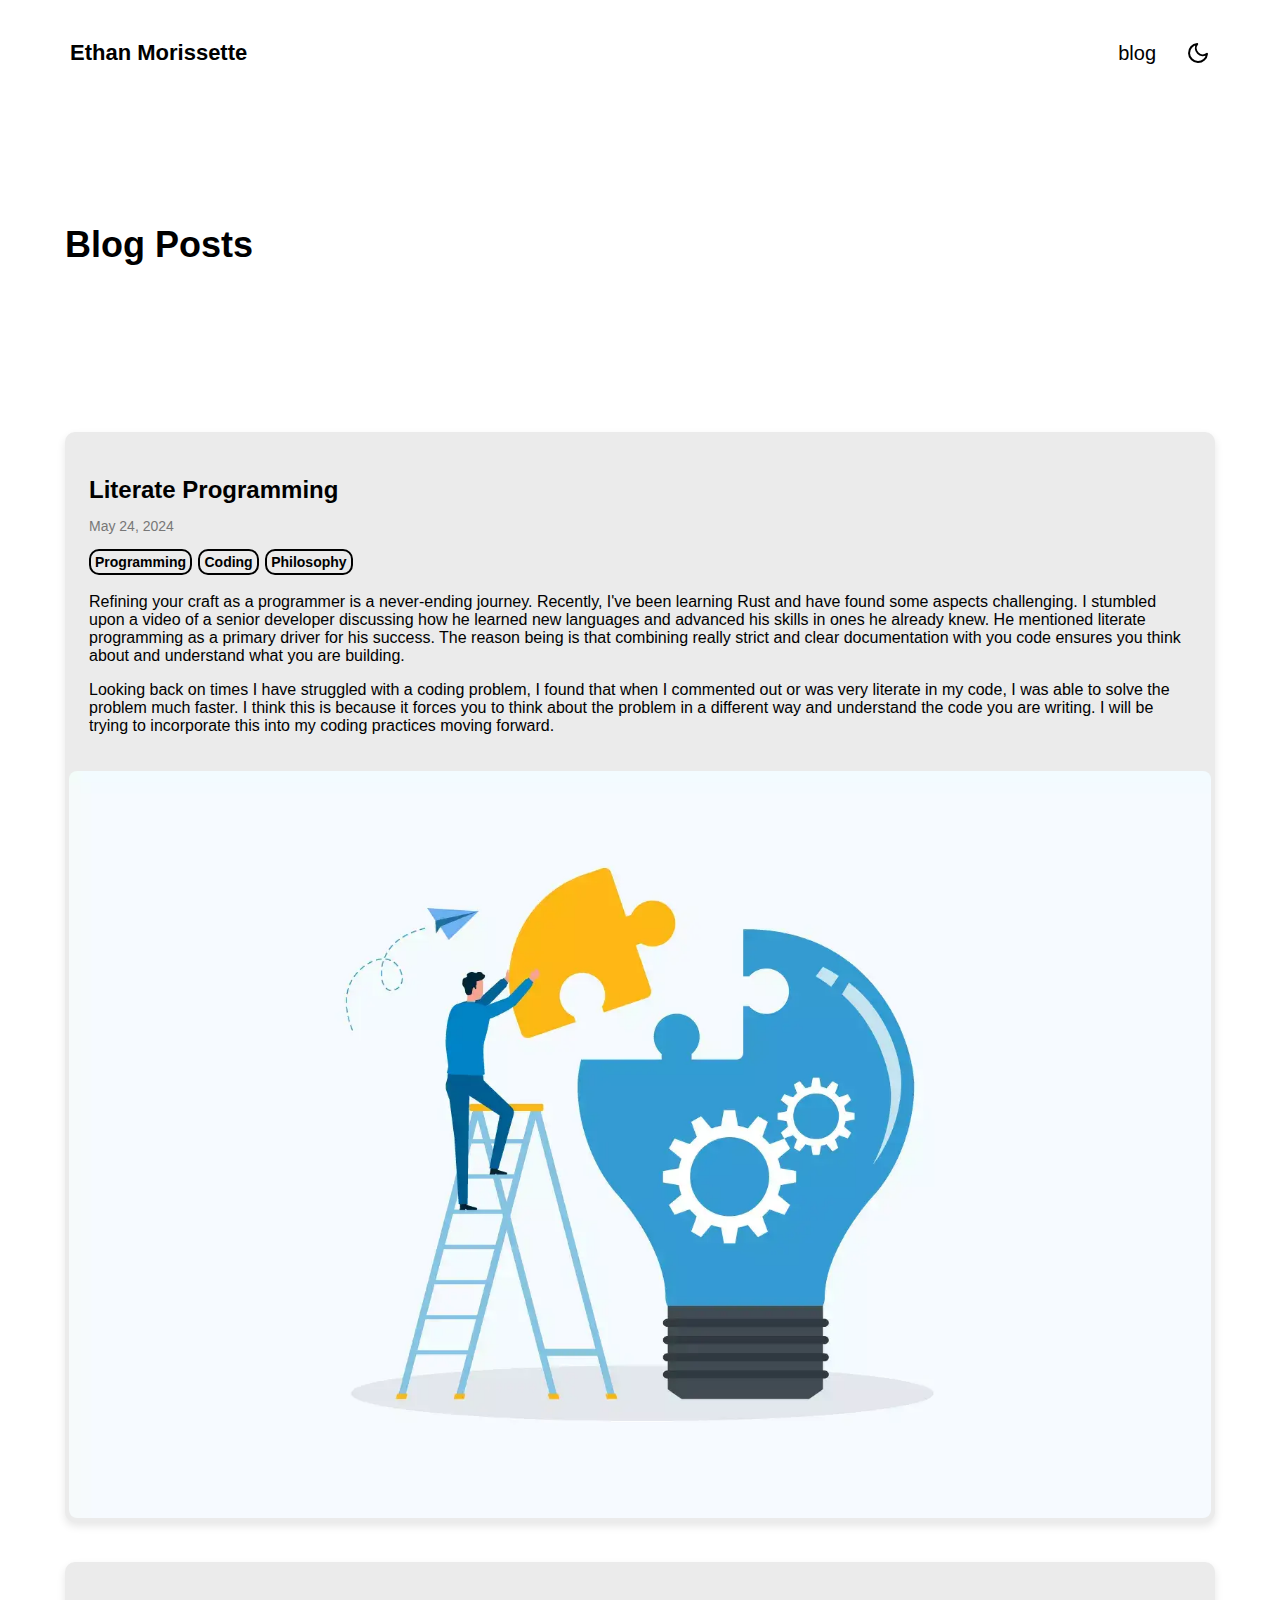
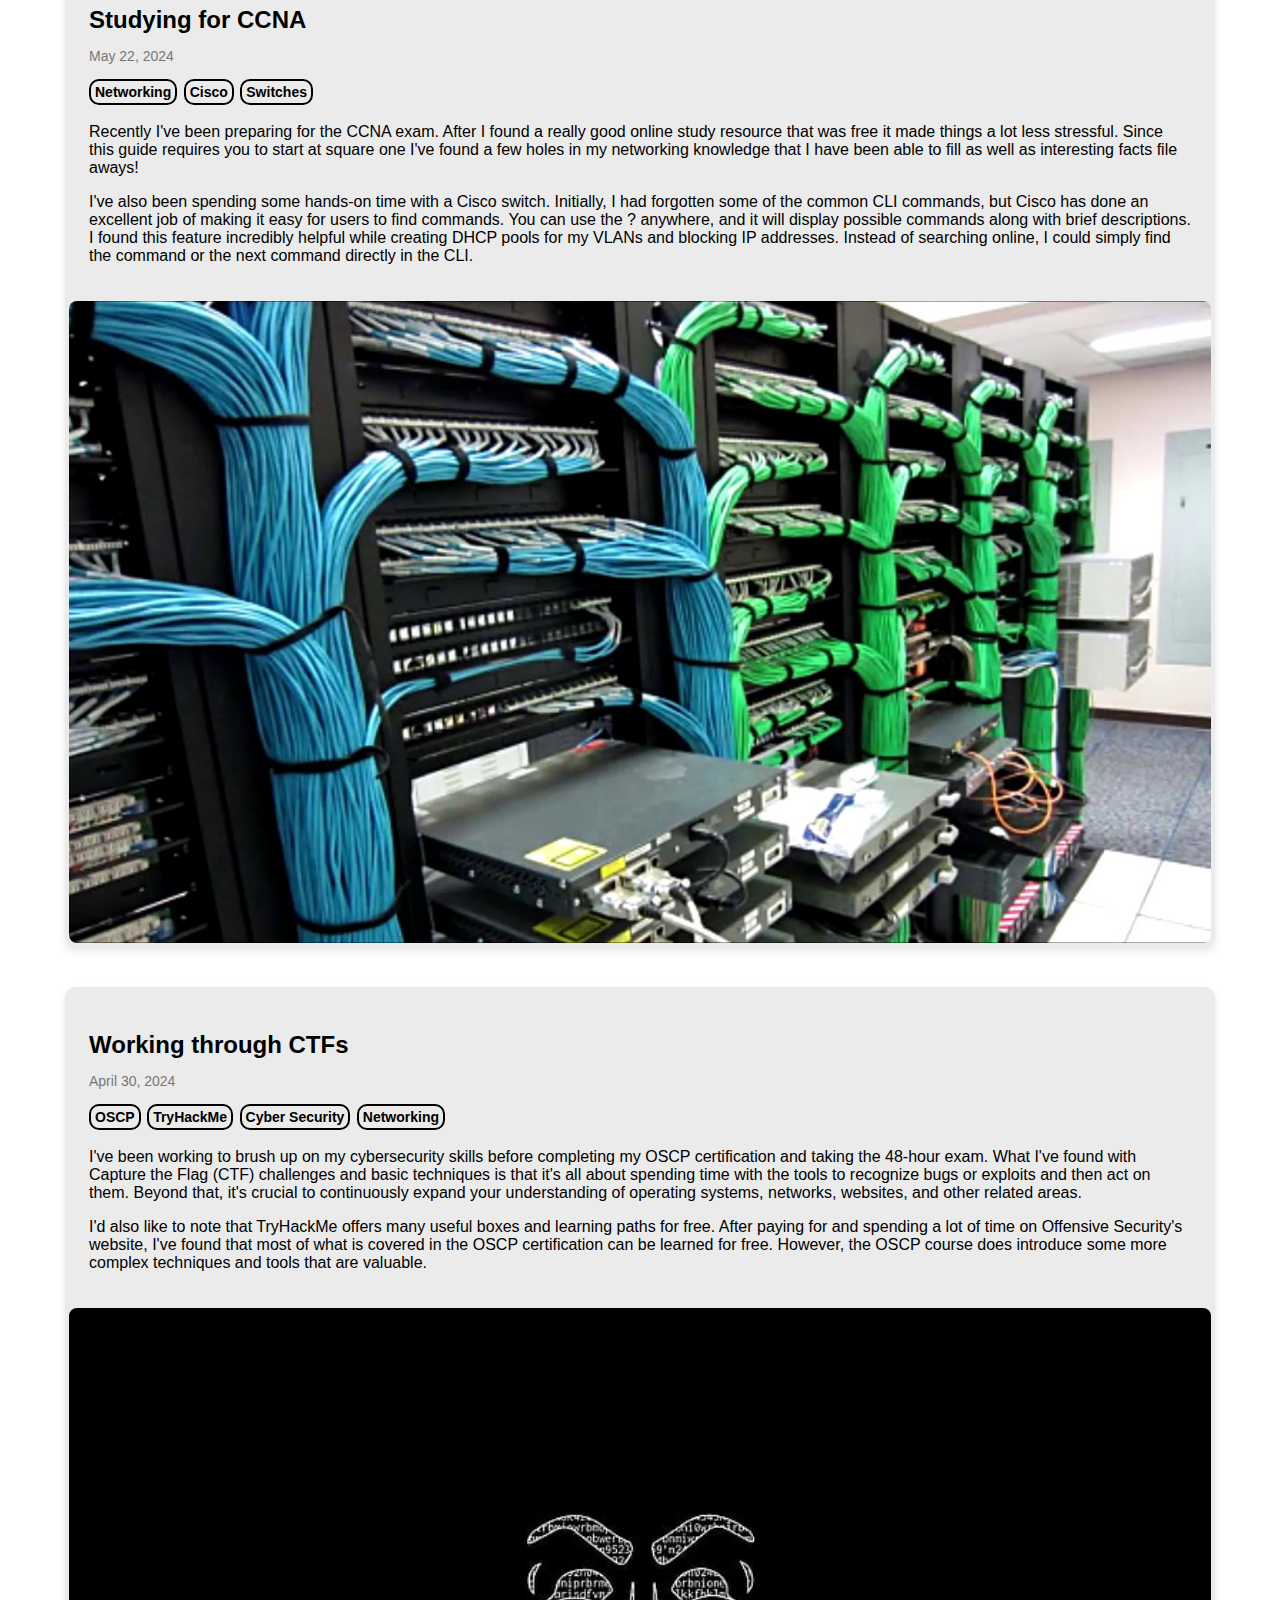
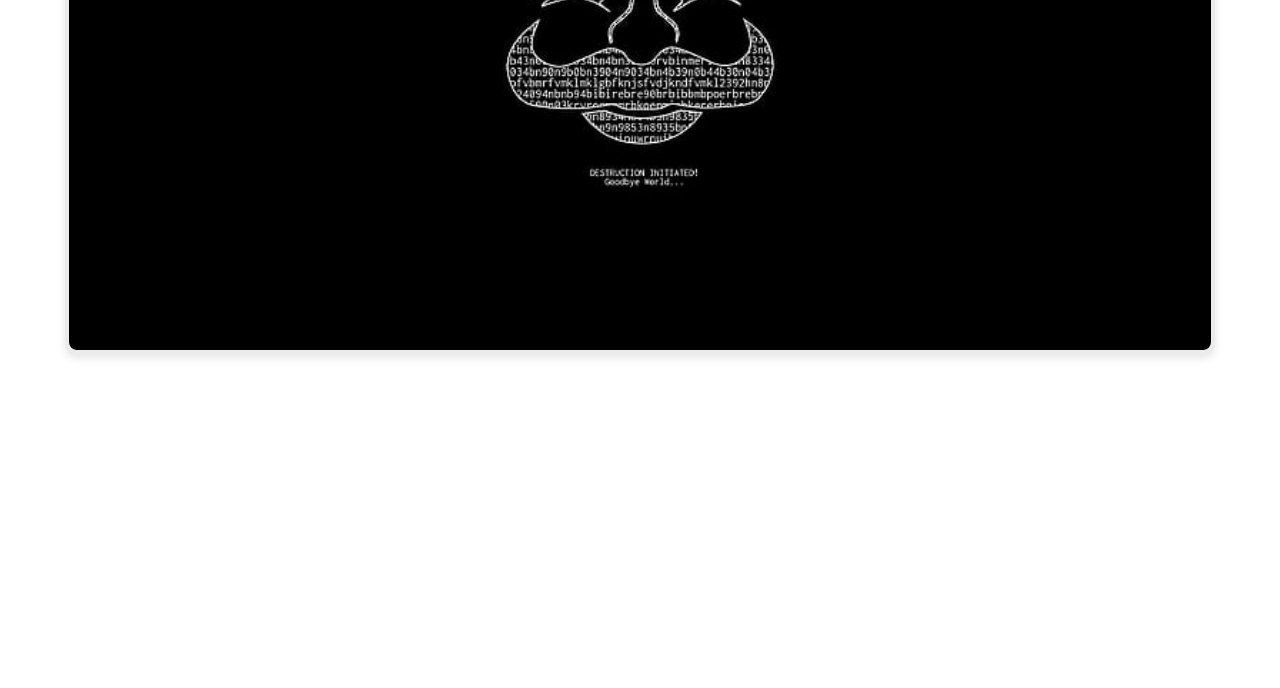
<file: blog.html>
<!DOCTYPE html>
<html lang="en">

<head>
  <meta charset="utf-8">
  <link rel="icon" href="./assets/icons/coffee.svg" />
  <title>blog</title>
  <meta name="description" content="A portfolio blog page">
  <meta name="viewport" content="width=device-width, initial-scale=1" />

  <link rel="stylesheet" href="./css/layout.css">
  <link rel="stylesheet" href="./css/dark-theme.css">
  <link rel="stylesheet" href="./css/typography.css">
  <link rel="stylesheet" href="./css/utilities.css">

  <script defer src="./js/common.js"></script>
  <script defer src="./js/animate.js"></script>
  <script defer src="./js/backToTop.js"></script>
</head>

<body>
  <!-- NAVBAR -->
  <div class="navbar">
    <a class="nav-title-link" href="./index.html">
      <span class="nav-title">Ethan Morissette</span>
    </a>
    <div class="nav-right">
      <a class="nav-title-link" href="./blog.html">
        <span class="nav-blog">blog</span>
      </a>
      <button id="theme-toggle">
        <img id="sun-icon" class="theme-icon" alt="Day Mode">
        <img id="moon-icon" class="theme-icon" alt="Night Mode" style="display: none;">
      </button>
    </div>
  </div>

  <!-- MAIN PAGE CONTENT -->
  <div id="main-content" class="blog-main-content">
    <h1 class="blog-heading">Blog Posts</h1>
    <div class="blog-container">
      <div class="blog-card">
        <div class="blog-card-content">
          <h2 class="blog-card-title">Literate Programming</h2>
          <p class="blog-card-datetime">May 24, 2024</p>
          <div class="tags">
            <a href="#" class="tag-blog"><span class="button-text">Programming</span></a>
            <a href="#" class="tag-blog"><span class="button-text">Coding</span></a>
            <a href="#" class="tag-blog"><span class="button-text">Philosophy</span></a>
          </div>
          <p class="blog-card-description">Refining your craft as a programmer is a never-ending journey. Recently, I've
            been learning Rust and have found some aspects challenging. I stumbled upon a video of a senior developer
            discussing how he learned new languages and advanced his skills in ones he already knew. He mentioned
            literate programming as a primary driver for his success. The reason being is that combining really strict
            and clear documentation with you code
            ensures you think about and understand what you are building.</p>
          </p>
          <p class="blog-card-description">Looking back on times I have struggled with a coding problem, I found that
            when I commented out or was very literate in
            my code, I was able to solve the problem much faster. I think this is because it forces you to think about
            the problem in a different way and
            understand the code you are writing. I will be trying to incorporate this into my coding practices moving
            forward.</p>
          </p>
        </div>
        <img src="./assets/images/thinking.webp" alt="Blog Image 1" class="blog-card-image">
      </div>
      <div class="blog-card">
        <div class="blog-card-content">
          <h2 class="blog-card-title">Studying for CCNA</h2>
          <p class="blog-card-datetime">May 22, 2024</p>
          <div class="tags">
            <a href="#" class="tag-blog"><span class="button-text">Networking</span></a>
            <a href="#" class="tag-blog"><span class="button-text">Cisco</span></a>
            <a href="#" class="tag-blog"><span class="button-text">Switches</span></a>
          </div>
          <p class="blog-card-description">Recently I've been preparing for the CCNA exam. After I found a really good
            online study resource that was free it made things a lot less stressful. Since this guide requires you to
            start at square one I've found a few holes in my networking knowledge that I have been able to fill as well
            as interesting facts file aways!
          </p>
          <p class="blog-card-description">I've also been spending some hands-on time with a Cisco switch. Initially, I
            had forgotten some of the common CLI commands, but Cisco has done an excellent job of making it easy for
            users to find commands. You can use the ? anywhere, and it will display possible commands along with brief
            descriptions. I found this feature incredibly helpful while creating DHCP pools for my VLANs and blocking IP
            addresses. Instead of searching online, I could simply find the command or the next command directly in the
            CLI.
          </p>
        </div>
        <img src="./assets/images/cables.png" alt="Blog Image 1" class="blog-card-image">
      </div>
      <div class="blog-card">
        <div class="blog-card-content">
          <h2 class="blog-card-title">Working through CTFs</h2>
          <p class="blog-card-datetime">April 30, 2024</p>
          <div class="tags">
            <a href="#" class="tag-blog"><span class="button-text">OSCP</span></a>
            <a href="#" class="tag-blog"><span class="button-text">TryHackMe</span></a>
            <a href="#" class="tag-blog"><span class="button-text">Cyber Security</span></a>
            <a href="#" class="tag-blog"><span class="button-text">Networking</span></a>
          </div>
          <p class="blog-card-description">I've been working to brush up on my cybersecurity skills before completing my
            OSCP certification and taking the 48-hour exam. What I've found with Capture the Flag (CTF) challenges and
            basic techniques is that it's all about spending time with the tools to recognize bugs or exploits and then
            act on them. Beyond that, it's crucial to continuously expand your understanding of operating systems,
            networks, websites, and other related areas.</p>
          <p class="blog-card-description">I'd also like to note that TryHackMe offers many useful boxes and learning paths for free. After paying for and spending a lot of time on Offensive Security's website, I've found that most of what is covered in the OSCP certification can be learned for free. However, the OSCP course does introduce some more complex techniques and tools that are valuable.</p>
        </div>
        <img src="./assets/images/mrRobot.png" alt="Blog Image 1" class="blog-card-image">
      </div>
      <!-- Add more blog cards as needed -->
    </div>
  </div>

  <button id="back-to-top"><img src="./assets/icons/arrow-up.svg" class="arrow-up" /></button>

  <!-- FOOTER -->
  <div id="footer">
    <a class="icon-link" target="_blank" href="https://www.linkedin.com/in/ethan-morissette-a478a1192">
      <img src="./assets/icons/linkedin.svg" class="footer-icon" data-icon="linkedin" />
    </a>

    <a class="icon-link" target="_blank" href="https://github.com/EthanM97">
      <img src="./assets/icons/github.svg" class="footer-icon" data-icon="github" />
    </a>

    <a class="icon-link" href="mailto:ethan.morissette@gmail.com">
      <img src="./assets/icons/mail.svg" class="footer-icon" data-icon="mail" />
    </a>
  </div>
</body>
</html>
</file>
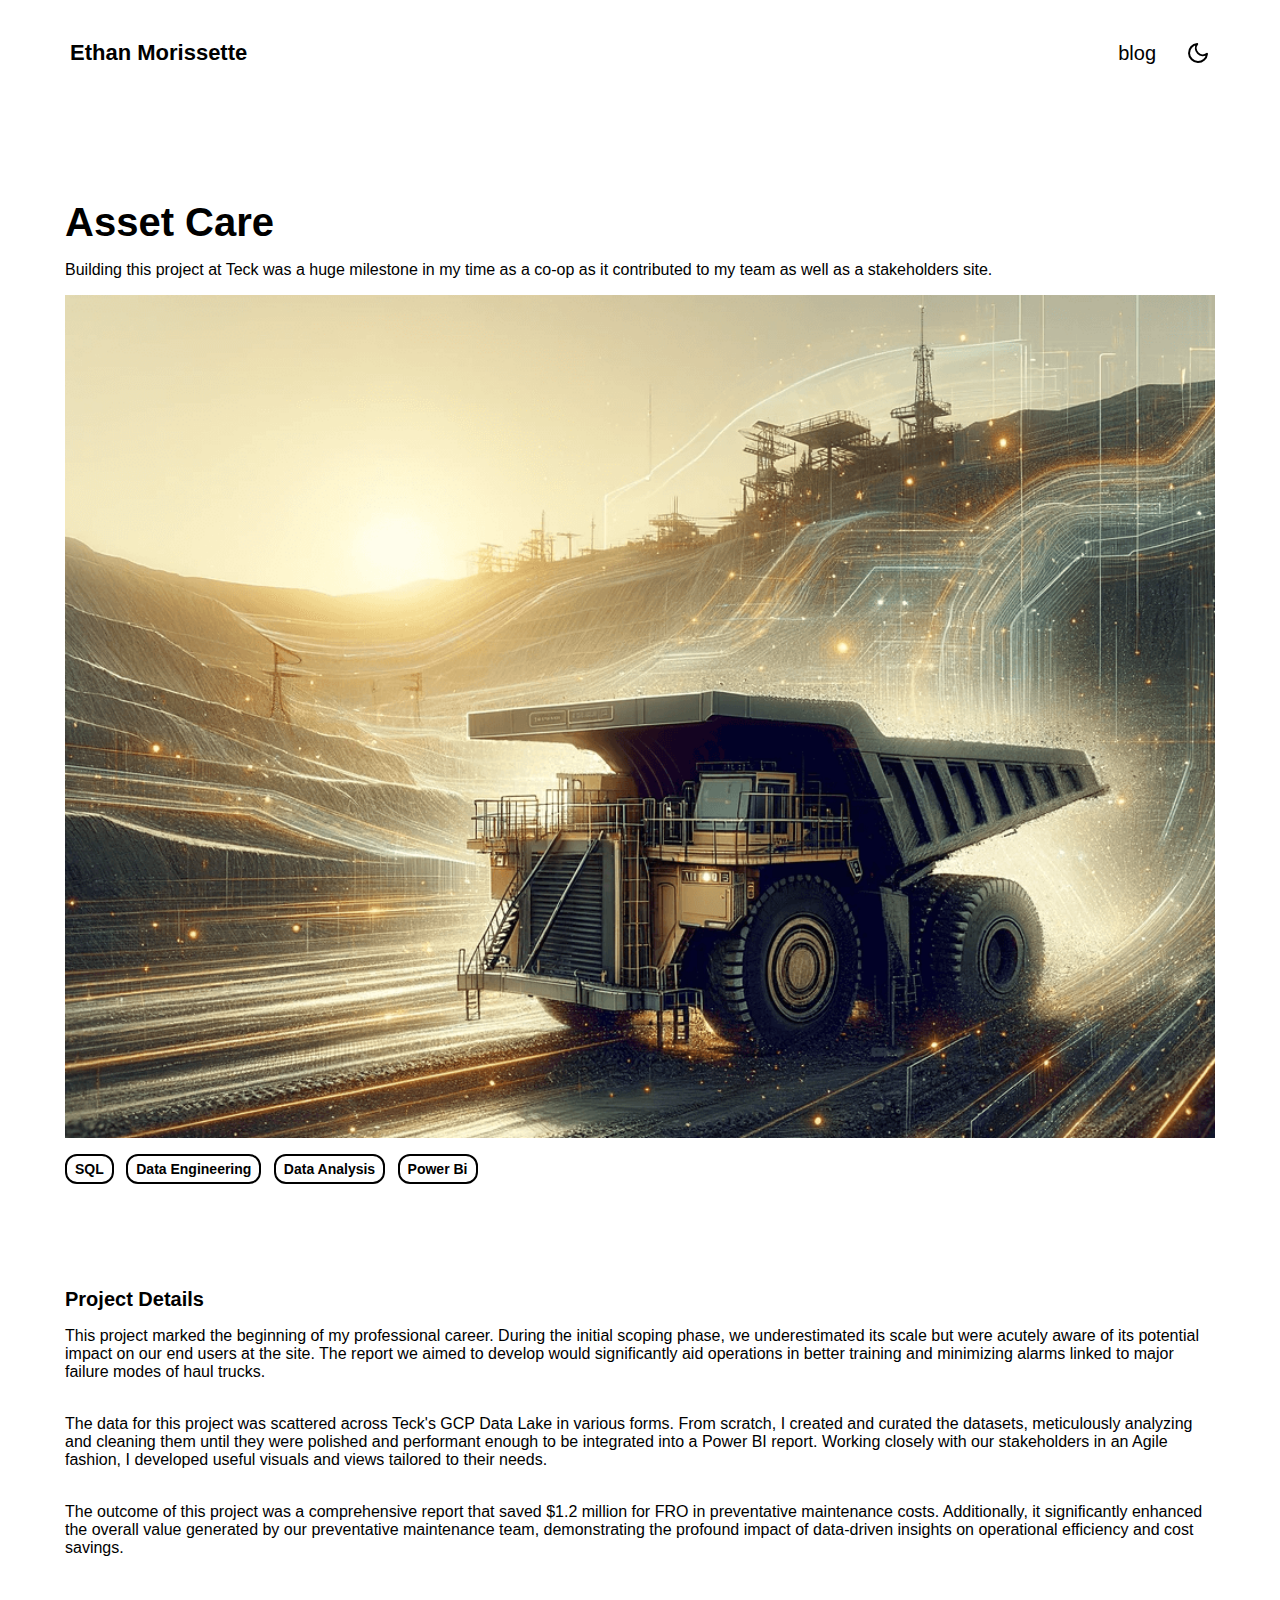
<file: project-pages/asset_care.html>
<!-- 
  IMPORTANT! 
  
  Keep this file unchanged to use as a template for all future project pages. 

  For every new project you add to your portfolio, make a copy of this file in the
  'project-pages' folder with a name related to the project.
-->

<!DOCTYPE html>
<html lang="en">

<head>
  <meta charset="utf-8">
  <link rel="icon" href="../assets/icons/coffee.svg" />
  <title>Asset Care</title>
  <meta name="description" content="A portfolio website">
  <meta name="viewport" content="width=device-width, initial-scale=1" />

  <link rel="stylesheet" href="../css/layout.css">
  <link rel="stylesheet" href="../css/dark-theme.css">
  <link rel="stylesheet" href="../css/typography.css">
  <link rel="stylesheet" href="../css/utilities.css">

  <script defer src="../js/common.js"></script>
  <script defer src="../js/animate.js"></script>
  <script defer src="../js/backToTop.js"></script>
</head>

<body>
  <!-- NAVBAR -->
  <div class="navbar">
    <a class="nav-title-link" href="../index.html">
      <span class="nav-title">Ethan Morissette</span>
    </a>
    <div class="nav-right">
      <a class="nav-title-link" href="../blog.html">
        <span class="nav-blog">blog</span>
      </a>
      <button id="theme-toggle">
        <img id="sun-icon" class="theme-icon" alt="Day Mode">
        <img id="moon-icon" class="theme-icon" alt="Night Mode" style="display: none;">
      </button>
    </div>
  </div>

  <!-- MAIN PAGE CONTENT -->
  <div id="main-content">

    <!-- PROJECT HEADER -->
    <div id="project-header">
      <div class="main-title">Asset Care</div>
      <div class="body-text">Building this project at Teck was a huge milestone in my time as a co-op as it contributed
        to my team as well as a stakeholders site.</div>
      <image class="project-header-image" src="../assets/images/asset_care.png">
        <div class="tags">
          <a href="#" class="tag"><span class="button-text">SQL</span></a>
          <a href="#" class="tag"><span class="button-text">Data Engineering</span></a>
          <a href="#" class="tag"><span class="button-text">Data Analysis</span></a>
          <a href="#" class="tag"><span class="button-text">Power Bi</span></a>
        </div>
    </div>

    <!-- PROJECT DETAILS -->
    <div id="project-details">
      <div class="subheader-text">Project Details</div>
      <div class="project-details-content">
        <div class="body-text">This project marked the beginning of my professional career. During the initial scoping
          phase, we underestimated its scale but were acutely aware of its potential impact on our end users at the
          site. The report we aimed to develop would significantly aid operations in better training and minimizing
          alarms linked to major failure modes of haul trucks.</div>
        <div class="body-text">The data for this project was scattered across Teck's GCP Data Lake in various forms.
          From scratch, I created and curated the datasets, meticulously analyzing and cleaning them until they were
          polished and performant enough to be integrated into a Power BI report. Working closely with our stakeholders
          in an Agile fashion, I developed useful visuals and views tailored to their needs.</div>
        <div class="body-text">The outcome of this project was a comprehensive report that saved $1.2 million for FRO in
          preventative maintenance costs. Additionally, it significantly enhanced the overall value generated by our
          preventative maintenance team, demonstrating the profound impact of data-driven insights on operational
          efficiency and cost savings.</div>
      </div>
    </div>

    <!-- IMAGE GALLERY -->
    <div id="project-gallery">
    </div>
  </div>

  <button id="back-to-top"><img src="../assets/icons/arrow-up.svg" class="arrow-up" /></button>

  <!-- FOOTER -->
  <div id="footer">
    <a class="icon-link" target="_blank" href="https://www.linkedin.com/in/ethan-morissette-a478a1192">
      <img src="../assets/icons/linkedin.svg" class="footer-icon" data-icon="linkedin" />
    </a>

    <a class="icon-link" target="_blank" href="https://github.com/EthanM97">
      <img src="../assets/icons/github.svg" class="footer-icon" data-icon="github" />
    </a>

    <a class="icon-link" href="mailto:ethan.morissette@gmail.com">
      <img src="../assets/icons/mail.svg" class="footer-icon" data-icon="mail" />
    </a>
  </div>
</body>

</html>
</file>
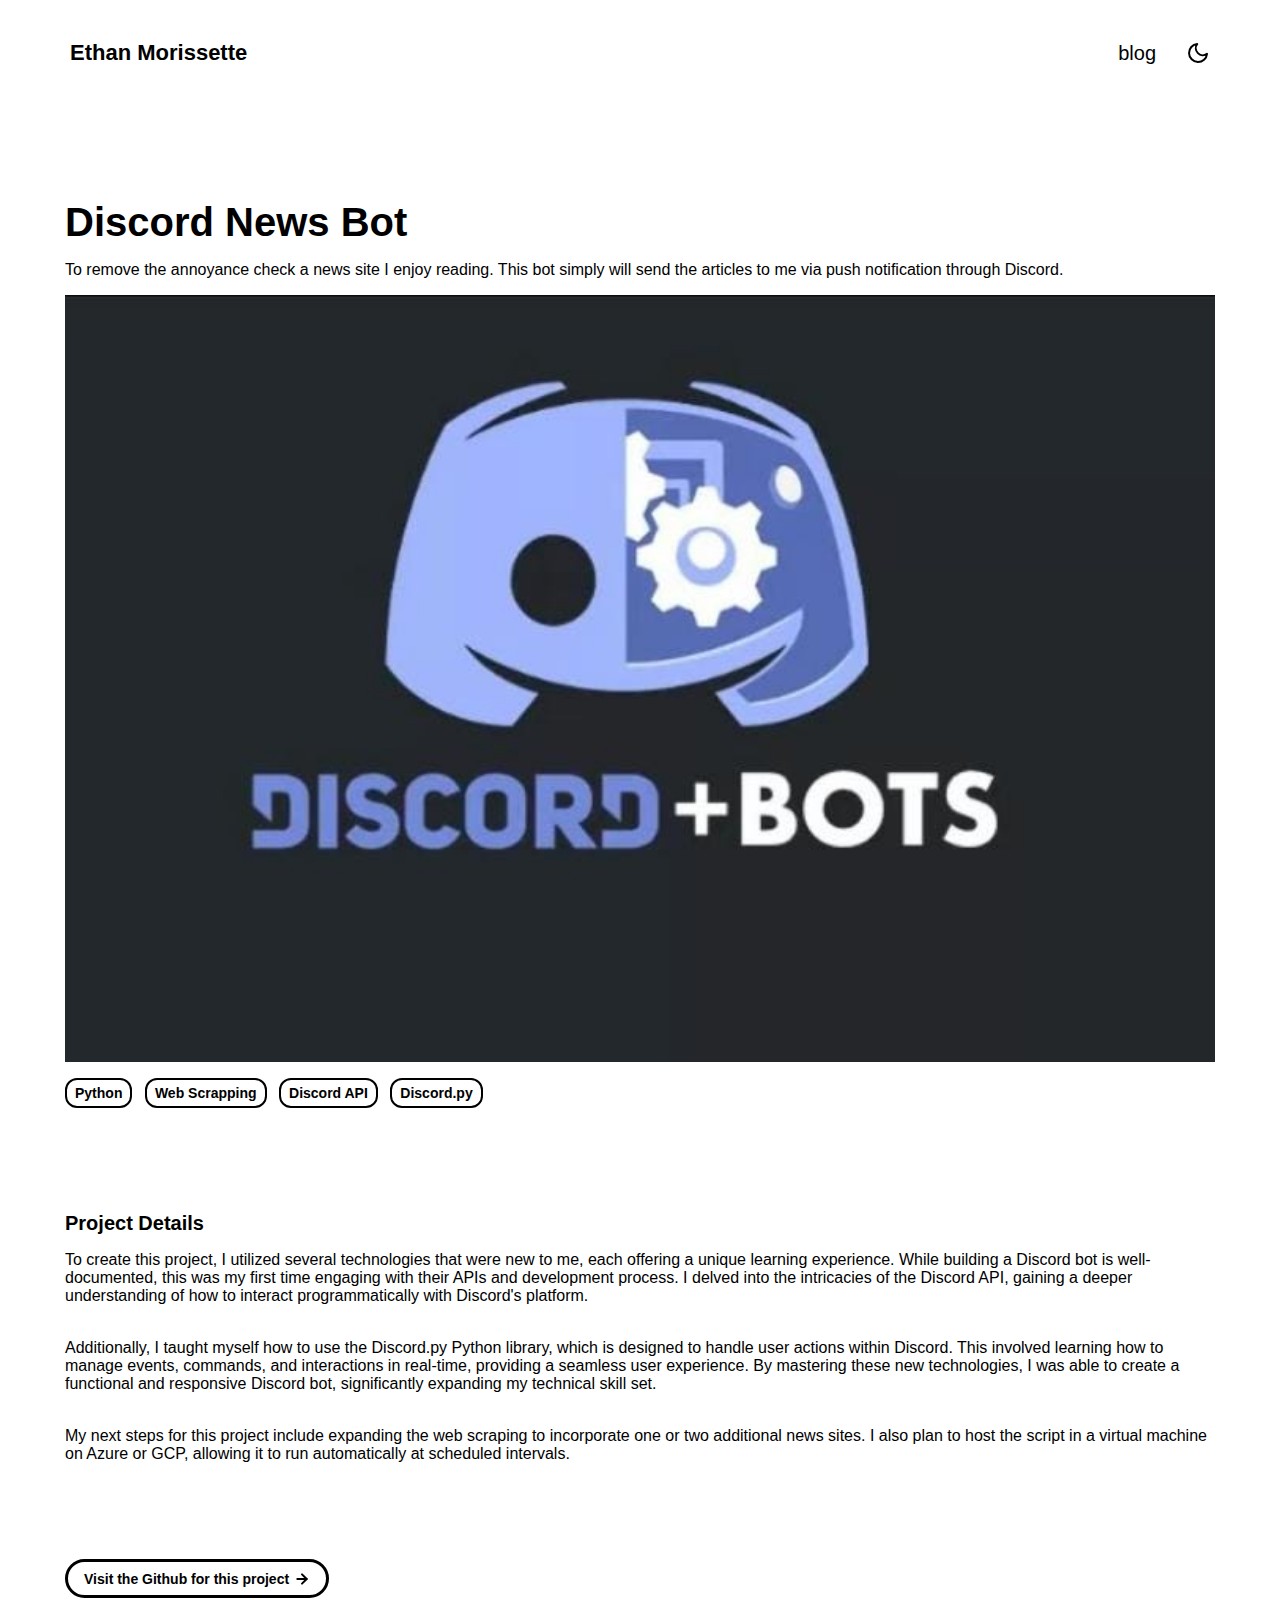
<file: project-pages/discord_bot.html>
<!-- 
  IMPORTANT! 
  
  Keep this file unchanged to use as a template for all future project pages. 

  For every new project you add to your portfolio, make a copy of this file in the
  'project-pages' folder with a name related to the project.
-->

<!DOCTYPE html>
<html lang="en">

<head>
    <meta charset="utf-8">
    <link rel="icon" href="../assets/icons/coffee.svg" />
    <title>Discord Bot</title>
    <meta name="description" content="A portfolio website">
    <meta name="viewport" content="width=device-width, initial-scale=1" />

    <link rel="stylesheet" href="../css/layout.css">
    <link rel="stylesheet" href="../css/dark-theme.css">
    <link rel="stylesheet" href="../css/typography.css">
    <link rel="stylesheet" href="../css/utilities.css">

    <script defer src="../js/common.js"></script>
    <script defer src="../js/animate.js"></script>
    <script defer src="../js/backToTop.js"></script>
</head>

<body>
    <!-- NAVBAR -->
    <div class="navbar">
        <a class="nav-title-link" href="../index.html">
            <span class="nav-title">Ethan Morissette</span>
        </a>
        <div class="nav-right">
            <a class="nav-title-link" href="../blog.html">
                <span class="nav-blog">blog</span>
            </a>
            <button id="theme-toggle">
                <img id="sun-icon" class="theme-icon" alt="Day Mode">
                <img id="moon-icon" class="theme-icon" alt="Night Mode" style="display: none;">
            </button>
        </div>
    </div>

    <!-- MAIN PAGE CONTENT -->
    <div id="main-content">

        <!-- PROJECT HEADER -->
        <div id="project-header">
            <div class="main-title">Discord News Bot</div>
            <div class="body-text">To remove the annoyance check a news site I enjoy reading. This bot simply will send
                the articles to me via push notification through Discord.</div>
            <image class="project-header-image" src="../assets/images/discord_bot.png">
                <div class="tags">
                    <a href="#" class="tag"><span class="button-text">Python</span></a>
                    <a href="#" class="tag"><span class="button-text">Web Scrapping</span></a>
                    <a href="#" class="tag"><span class="button-text">Discord API</span></a>
                    <a href="#" class="tag"><span class="button-text">Discord.py</span></a>
                </div>
        </div>

        <!-- PROJECT DETAILS -->
        <div id="project-details">
            <div class="subheader-text">Project Details</div>
            <div class="project-details-content">
                <div class="body-text">To create this project, I utilized several technologies that were new to me, each
                    offering a unique learning experience. While building a Discord bot is well-documented, this was my
                    first time engaging with their APIs and development process. I delved into the intricacies of the
                    Discord API, gaining a deeper understanding of how to interact programmatically with Discord's
                    platform.</div>
                <div class="body-text">Additionally, I taught myself how to use the Discord.py Python library, which is
                    designed to handle user actions within Discord. This involved learning how to manage events,
                    commands, and interactions in real-time, providing a seamless user experience. By mastering these
                    new technologies, I was able to create a functional and responsive Discord bot, significantly
                    expanding my technical skill set.</div>
                <div class="body-text">My next steps for this project include expanding the web scraping to incorporate
                    one or two additional news sites. I also plan to host the script in a virtual machine on Azure or
                    GCP, allowing it to run automatically at scheduled intervals.</div>
            </div>
        </div>

        <!-- IMAGE GALLERY -->
        <div id="project-gallery">
            <a class="button" href="https://github.com/EthanM97/news-discord-bot" target="_blank"
                rel="noopener noreferrer">
                <span class="button-text">Visit the Github for this project</span>
                <image src="../assets/icons/arrow-right.svg" class="right-arrow-icon" />
            </a>
        </div>
    </div>

    <button id="back-to-top"><img src="../assets/icons/arrow-up.svg" class="arrow-up" /></button>

    <!-- FOOTER -->
    <div id="footer">
        <a class="icon-link" target="_blank" href="https://www.linkedin.com/in/ethan-morissette-a478a1192">
            <img src="../assets/icons/linkedin.svg" class="footer-icon" data-icon="linkedin" />
        </a>

        <a class="icon-link" target="_blank" href="https://github.com/EthanM97">
            <img src="../assets/icons/github.svg" class="footer-icon" data-icon="github" />
        </a>

        <a class="icon-link" href="mailto:ethan.morissette@gmail.com">
            <img src="../assets/icons/mail.svg" class="footer-icon" data-icon="mail" />
        </a>
    </div>
</body>

</html>
</file>
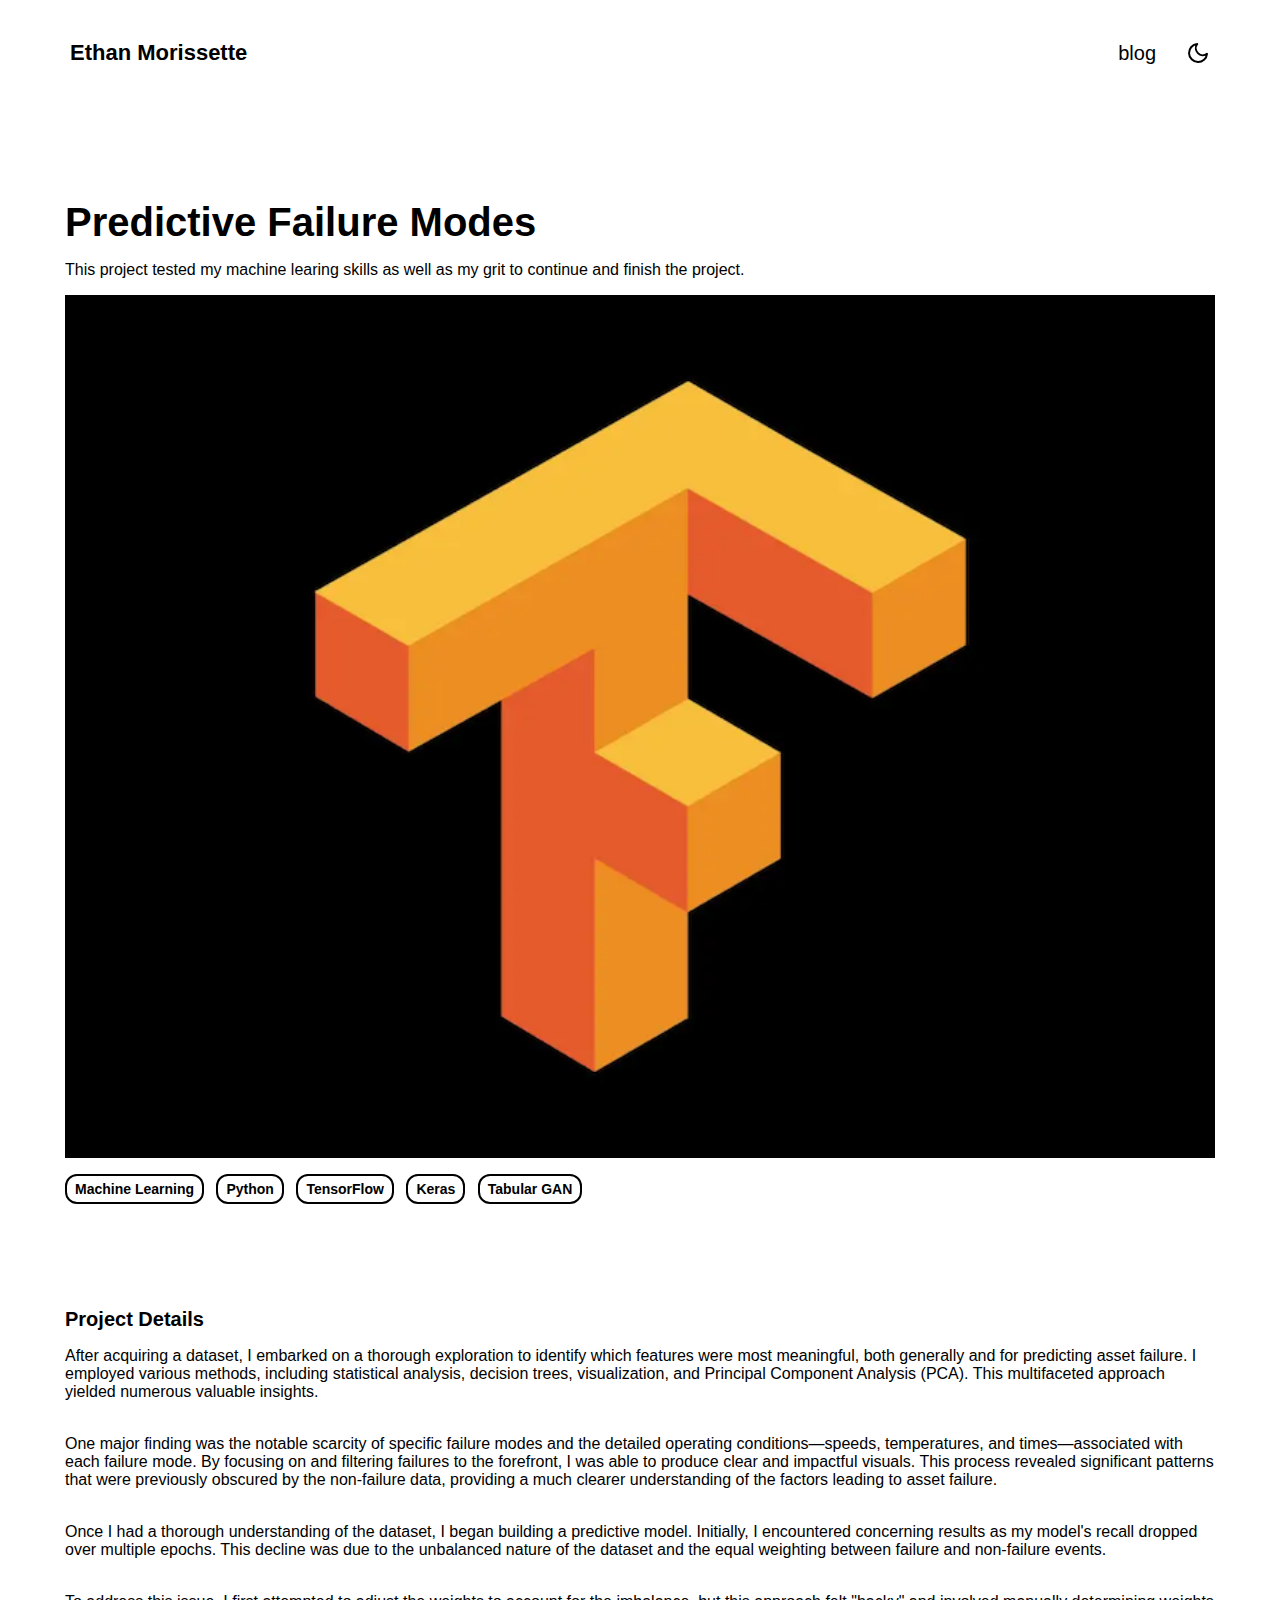
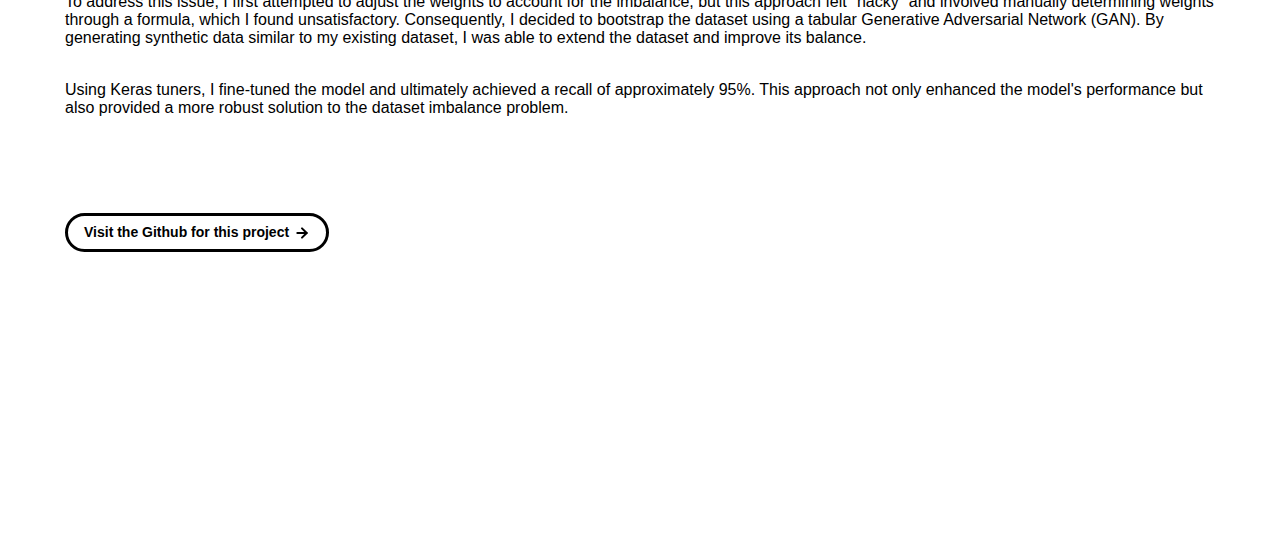
<file: project-pages/failure_modes.html>
<!-- 
  IMPORTANT! 
  
  Keep this file unchanged to use as a template for all future project pages. 

  For every new project you add to your portfolio, make a copy of this file in the
  'project-pages' folder with a name related to the project.
-->

<!DOCTYPE html>
<html lang="en">

<head>
    <meta charset="utf-8">
    <link rel="icon" href="../assets/icons/coffee.svg" />
    <title>Failure Modes Machine Learning</title>
    <meta name="description" content="A portfolio website">
    <meta name="viewport" content="width=device-width, initial-scale=1" />

    <link rel="stylesheet" href="../css/layout.css">
    <link rel="stylesheet" href="../css/dark-theme.css">
    <link rel="stylesheet" href="../css/typography.css">
    <link rel="stylesheet" href="../css/utilities.css">

    <script defer src="../js/common.js"></script>
    <script defer src="../js/animate.js"></script>
    <script defer src="../js/backToTop.js"></script>
</head>

<body>
    <!-- NAVBAR -->
    <div class="navbar">
        <a class="nav-title-link" href="../index.html">
            <span class="nav-title">Ethan Morissette</span>
        </a>
        <div class="nav-right">
            <a class="nav-title-link" href="../blog.html">
                <span class="nav-blog">blog</span>
            </a>
            <button id="theme-toggle">
                <img id="sun-icon" class="theme-icon" alt="Day Mode">
                <img id="moon-icon" class="theme-icon" alt="Night Mode" style="display: none;">
            </button>
        </div>
    </div>

    <!-- MAIN PAGE CONTENT -->
    <div id="main-content">

        <!-- PROJECT HEADER -->
        <div id="project-header">
            <div class="main-title">Predictive Failure Modes</div>
            <div class="body-text">This project tested my machine learing skills as well as my grit to continue and
                finish the project.</div>
            <image class="project-header-image" src="../assets/images/TF_3.webp">
                <div class="tags">
                    <a href="#" class="tag"><span class="button-text">Machine Learning</span></a>
                    <a href="#" class="tag"><span class="button-text">Python</span></a>
                    <a href="#" class="tag"><span class="button-text">TensorFlow</span></a>
                    <a href="#" class="tag"><span class="button-text">Keras</span></a>
                    <a href="#" class="tag"><span class="button-text">Tabular GAN</span></a>
                </div>
        </div>

        <!-- PROJECT DETAILS -->
        <div id="project-details">
            <div class="subheader-text">Project Details</div>
            <div class="project-details-content">
                <div class="body-text">
                    After acquiring a dataset, I embarked on a thorough exploration to identify which features were most
                    meaningful, both generally and for predicting asset failure. I employed various methods, including
                    statistical analysis, decision trees, visualization, and Principal Component Analysis (PCA). This
                    multifaceted approach yielded numerous valuable insights.</div>
                <div class="body-text">One major finding was the notable scarcity of specific failure modes and the
                    detailed operating conditions—speeds, temperatures, and times—associated with each failure mode. By
                    focusing on and filtering failures to the forefront, I was able to produce clear and impactful
                    visuals. This process revealed significant patterns that were previously obscured by the non-failure
                    data, providing a much clearer understanding of the factors leading to asset failure.</div>
                <div class="body-text">Once I had a thorough understanding of the dataset, I began building a predictive
                    model. Initially, I encountered concerning results as my model's recall dropped over multiple
                    epochs. This decline was due to the unbalanced nature of the dataset and the equal weighting between
                    failure and non-failure events.</div>
                <div class="body-text">To address this issue, I first attempted to adjust the weights to account for the
                    imbalance, but this approach felt "hacky" and involved manually determining weights through a
                    formula, which I found unsatisfactory. Consequently, I decided to bootstrap the dataset using a
                    tabular Generative Adversarial Network (GAN). By generating synthetic data similar to my existing
                    dataset, I was able to extend the dataset and improve its balance.</div>
                <div class="body-text">Using Keras tuners, I fine-tuned the model and ultimately achieved a recall of
                    approximately 95%. This approach not only enhanced the model's performance but also provided a more
                    robust solution to the dataset imbalance problem.</div>
            </div>
        </div>

        <!-- IMAGE GALLERY -->
        <div id="project-gallery">
            <a class="button" href="https://github.com/EthanM97/Machine-Learning-Project-Failure-Modes" target="_blank"
                rel="noopener noreferrer">
                <span class="button-text">Visit the Github for this project</span>
                <image src="../assets/icons/arrow-right.svg" class="right-arrow-icon" />
            </a>
        </div>
    </div>

    <button id="back-to-top"><img src="../assets/icons/arrow-up.svg" class="arrow-up" /></button>

    <!-- FOOTER -->
    <div id="footer">
        <a class="icon-link" target="_blank" href="https://www.linkedin.com/in/ethan-morissette-a478a1192">
            <img src="../assets/icons/linkedin.svg" class="footer-icon" data-icon="linkedin" />
        </a>

        <a class="icon-link" target="_blank" href="https://github.com/EthanM97">
            <img src="../assets/icons/github.svg" class="footer-icon" data-icon="github" />
        </a>

        <a class="icon-link" href="mailto:ethan.morissette@gmail.com">
            <img src="../assets/icons/mail.svg" class="footer-icon" data-icon="mail" />
        </a>
    </div>
</body>

</html>
</file>
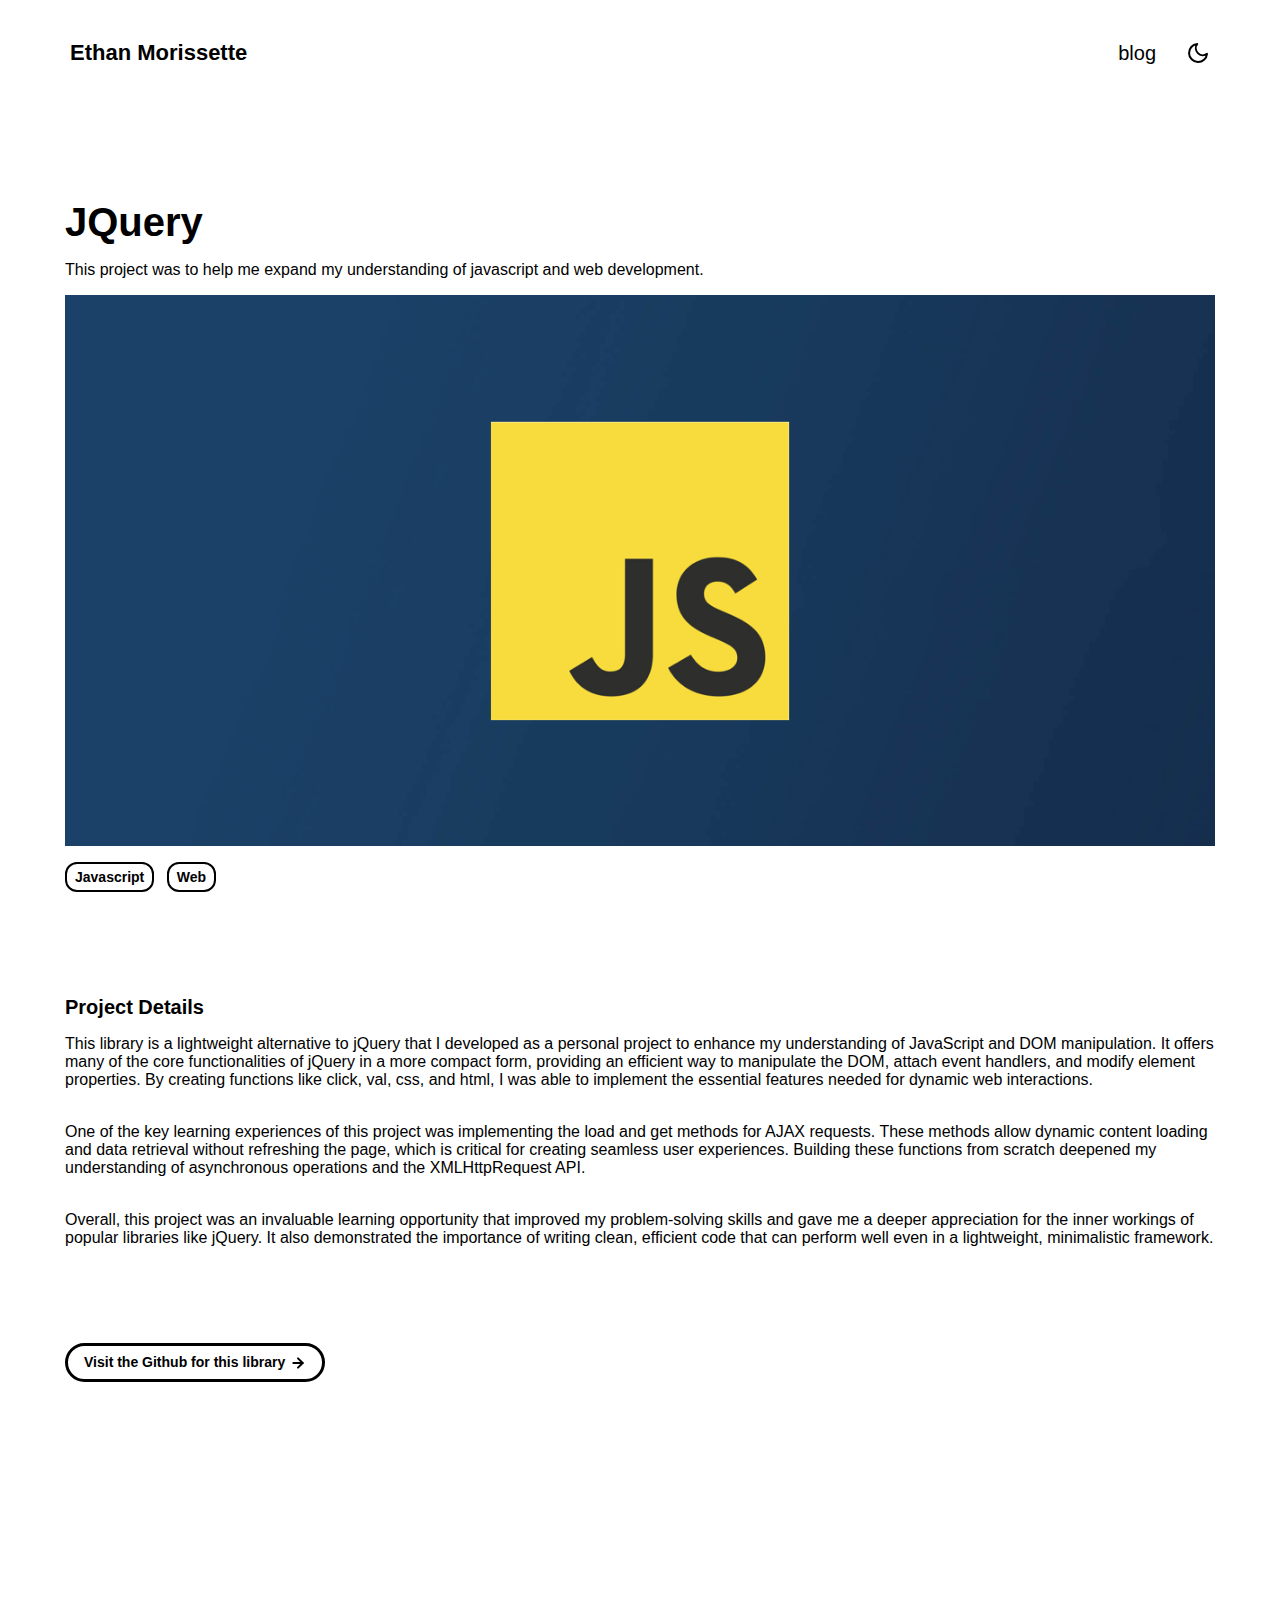
<file: project-pages/jquery_lib.html>
<!-- 
  IMPORTANT! 
  
  Keep this file unchanged to use as a template for all future project pages. 

  For every new project you add to your portfolio, make a copy of this file in the
  'project-pages' folder with a name related to the project.
-->

<!DOCTYPE html>
<html lang="en">

<head>
    <meta charset="utf-8">
    <link rel="icon" href="../assets/icons/coffee.svg" />
    <title>JQuery Library</title>
    <meta name="description" content="A portfolio website">
    <meta name="viewport" content="width=device-width, initial-scale=1" />

    <link rel="stylesheet" href="../css/layout.css">
    <link rel="stylesheet" href="../css/dark-theme.css">
    <link rel="stylesheet" href="../css/typography.css">
    <link rel="stylesheet" href="../css/utilities.css">

    <script defer src="../js/common.js"></script>
    <script defer src="../js/animate.js"></script>
    <script defer src="../js/backToTop.js"></script>
</head>

<body>
    <!-- NAVBAR -->
    <div class="navbar">
        <a class="nav-title-link" href="../index.html">
            <span class="nav-title">Ethan Morissette</span>
        </a>
        <div class="nav-right">
            <a class="nav-title-link" href="../blog.html">
                <span class="nav-blog">blog</span>
            </a>
            <button id="theme-toggle">
                <img id="sun-icon" class="theme-icon" alt="Day Mode">
                <img id="moon-icon" class="theme-icon" alt="Night Mode" style="display: none;">
            </button>
        </div>
    </div>

    <!-- MAIN PAGE CONTENT -->
    <div id="main-content">

        <!-- PROJECT HEADER -->
        <div id="project-header">
            <div class="main-title">JQuery</div>
            <div class="body-text">This project was to help me expand my understanding of javascript and web
                development.</div>
            <image class="project-header-image" src="../assets/images/javascript.png">
                <div class="tags">
                    <a href="#" class="tag"><span class="button-text">Javascript</span></a>
                    <a href="#" class="tag"><span class="button-text">Web</span></a>
                </div>
        </div>

        <!-- PROJECT DETAILS -->
        <div id="project-details">
            <div class="subheader-text">Project Details</div>
            <div class="project-details-content">
                <div class="body-text">This library is a lightweight alternative to jQuery that I developed as a
                    personal project to enhance my understanding of JavaScript and DOM manipulation. It offers many of
                    the core functionalities of jQuery in a more compact form, providing an efficient way to manipulate
                    the DOM, attach event handlers, and modify element properties. By creating functions like click,
                    val, css, and html, I was able to implement the essential features needed for dynamic web
                    interactions.</div>
                <div class="body-text">One of the key learning experiences of this project was implementing the load and
                    get methods for AJAX requests. These methods allow dynamic content loading and data retrieval
                    without refreshing the page, which is critical for creating seamless user experiences. Building
                    these functions from scratch deepened my understanding of asynchronous operations and the
                    XMLHttpRequest API.</div>
                <div class="body-text">Overall, this project was an invaluable learning opportunity that improved my
                    problem-solving skills and gave me a deeper appreciation for the inner workings of popular libraries
                    like jQuery. It also demonstrated the importance of writing clean, efficient code that can perform
                    well even in a lightweight, minimalistic framework.</div>
            </div>
        </div>

        <!-- IMAGE GALLERY -->
        <div id="project-gallery">
            <a class="button" href="https://github.com/EthanM97/JQueryLib" target="_blank" rel="noopener noreferrer">
                <span class="button-text">Visit the Github for this library</span>
                <image src="../assets/icons/arrow-right.svg" class="right-arrow-icon" />
            </a>
        </div>
    </div>

    <button id="back-to-top"><img src="../assets/icons/arrow-up.svg" class="arrow-up" /></button>

    <!-- FOOTER -->
    <div id="footer">
        <a class="icon-link" target="_blank" href="https://www.linkedin.com/in/ethan-morissette-a478a1192">
            <img src="../assets/icons/linkedin.svg" class="footer-icon" data-icon="linkedin" />
        </a>

        <a class="icon-link" target="_blank" href="https://github.com/EthanM97">
            <img src="../assets/icons/github.svg" class="footer-icon" data-icon="github" />
        </a>

        <a class="icon-link" href="mailto:ethan.morissette@gmail.com">
            <img src="../assets/icons/mail.svg" class="footer-icon" data-icon="mail" />
        </a>
    </div>
</body>

</html>
</file>
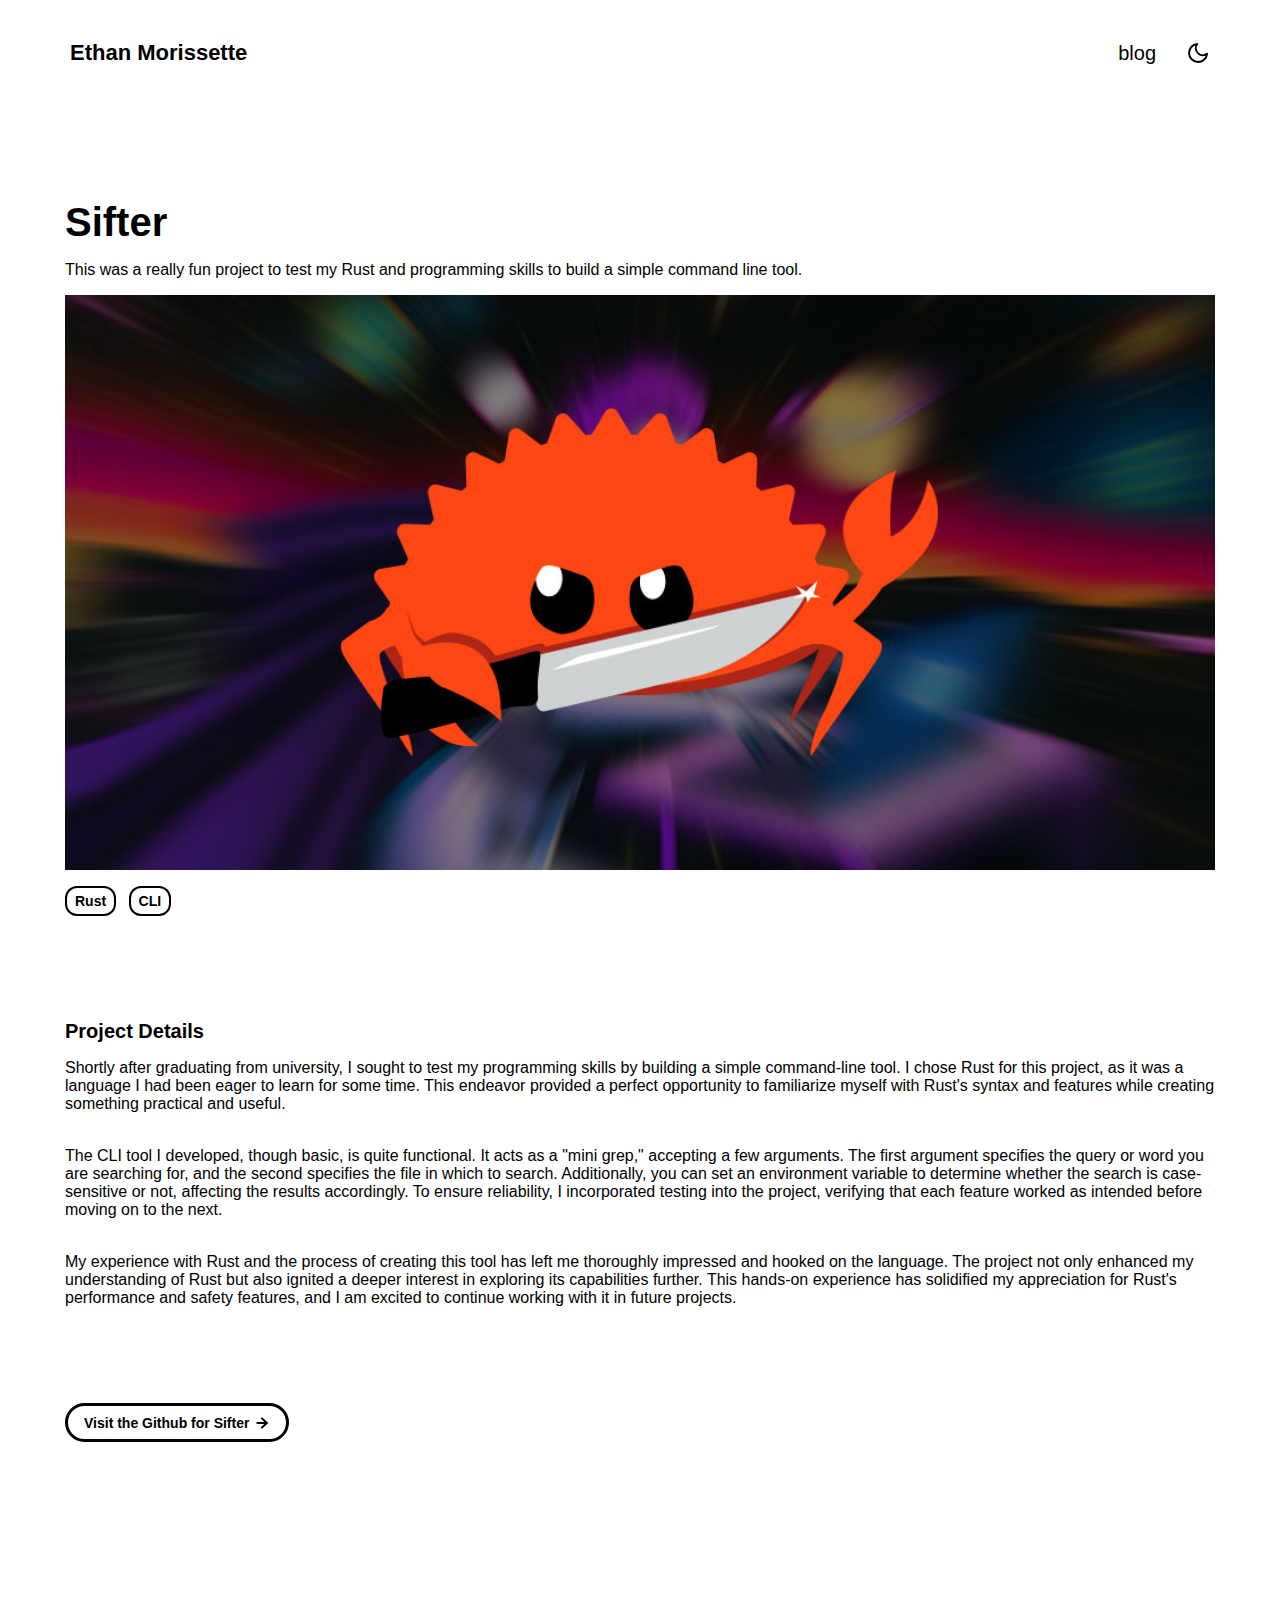
<file: project-pages/sifter.html>
<!-- 
  IMPORTANT! 
  
  Keep this file unchanged to use as a template for all future project pages. 

  For every new project you add to your portfolio, make a copy of this file in the
  'project-pages' folder with a name related to the project.
-->

<!DOCTYPE html>
<html lang="en">

<head>
  <meta charset="utf-8">
  <link rel="icon" href="../assets/icons/coffee.svg" />
  <title>Sifter</title>
  <meta name="description" content="A portfolio website">
  <meta name="viewport" content="width=device-width, initial-scale=1" />

  <link rel="stylesheet" href="../css/layout.css">
  <link rel="stylesheet" href="../css/dark-theme.css">
  <link rel="stylesheet" href="../css/typography.css">
  <link rel="stylesheet" href="../css/utilities.css">

  <script defer src="../js/common.js"></script>
  <script defer src="../js/animate.js"></script>
  <script defer src="../js/backToTop.js"></script>
</head>

<body>
  <!-- NAVBAR -->
  <div class="navbar">
    <a class="nav-title-link" href="../index.html">
      <span class="nav-title">Ethan Morissette</span>
    </a>
    <div class="nav-right">
      <a class="nav-title-link" href="../blog.html">
        <span class="nav-blog">blog</span>
      </a>
      <button id="theme-toggle">
        <img id="sun-icon" class="theme-icon" alt="Day Mode">
        <img id="moon-icon" class="theme-icon" alt="Night Mode" style="display: none;">
      </button>
    </div>
  </div>

  <!-- MAIN PAGE CONTENT -->
  <div id="main-content">

    <!-- PROJECT HEADER -->
    <div id="project-header">
      <div class="main-title">Sifter</div>
      <div class="body-text">This was a really fun project to test my Rust and programming skills to build a simple
        command line tool.</div>
      <image class="project-header-image" src="../assets/images/rust.png">
        <div class="tags">
          <a href="#" class="tag"><span class="button-text">Rust</span></a>
          <a href="#" class="tag"><span class="button-text">CLI</span></a>
        </div>
    </div>

    <!-- PROJECT DETAILS -->
    <div id="project-details">
      <div class="subheader-text">Project Details</div>
      <div class="project-details-content">
        <div class="body-text">Shortly after graduating from university, I sought to test my programming skills by
          building a simple command-line tool. I chose Rust for this project, as it was a language I had been eager to
          learn for some time. This endeavor provided a perfect opportunity to familiarize myself with Rust's syntax and
          features while creating something practical and useful.</div>
        <div class="body-text">The CLI tool I developed, though basic, is quite functional. It acts as a "mini grep,"
          accepting a few arguments. The first argument specifies the query or word you are searching for, and the
          second specifies the file in which to search. Additionally, you can set an environment variable to determine
          whether the search is case-sensitive or not, affecting the results accordingly. To ensure reliability, I
          incorporated testing into the project, verifying that each feature worked as intended before moving on to the
          next.</div>
        <div class="body-text">My experience with Rust and the process of creating this tool has left me thoroughly
          impressed and hooked on the language. The project not only enhanced my understanding of Rust but also ignited
          a deeper interest in exploring its capabilities further. This hands-on experience has solidified my
          appreciation for Rust's performance and safety features, and I am excited to continue working with it in
          future projects.</div>
      </div>
    </div>

    <!-- IMAGE GALLERY -->
    <div id="project-gallery">
      <a class="button" href="https://github.com/EthanM97/sifter" target="_blank" rel="noopener noreferrer">
        <span class="button-text">Visit the Github for Sifter</span>
        <image src="../assets/icons/arrow-right.svg" class="right-arrow-icon" />
      </a>
    </div>
  </div>

  <button id="back-to-top"><img src="../assets/icons/arrow-up.svg" class="arrow-up" /></button>

  <!-- FOOTER -->
  <div id="footer">
    <a class="icon-link" target="_blank" href="https://www.linkedin.com/in/ethan-morissette-a478a1192">
      <img src="../assets/icons/linkedin.svg" class="footer-icon" data-icon="linkedin" />
    </a>

    <a class="icon-link" target="_blank" href="https://github.com/EthanM97">
      <img src="../assets/icons/github.svg" class="footer-icon" data-icon="github" />
    </a>

    <a class="icon-link" href="mailto:ethan.morissette@gmail.com">
      <img src="../assets/icons/mail.svg" class="footer-icon" data-icon="mail" />
    </a>
  </div>
</body>

</html>
</file>
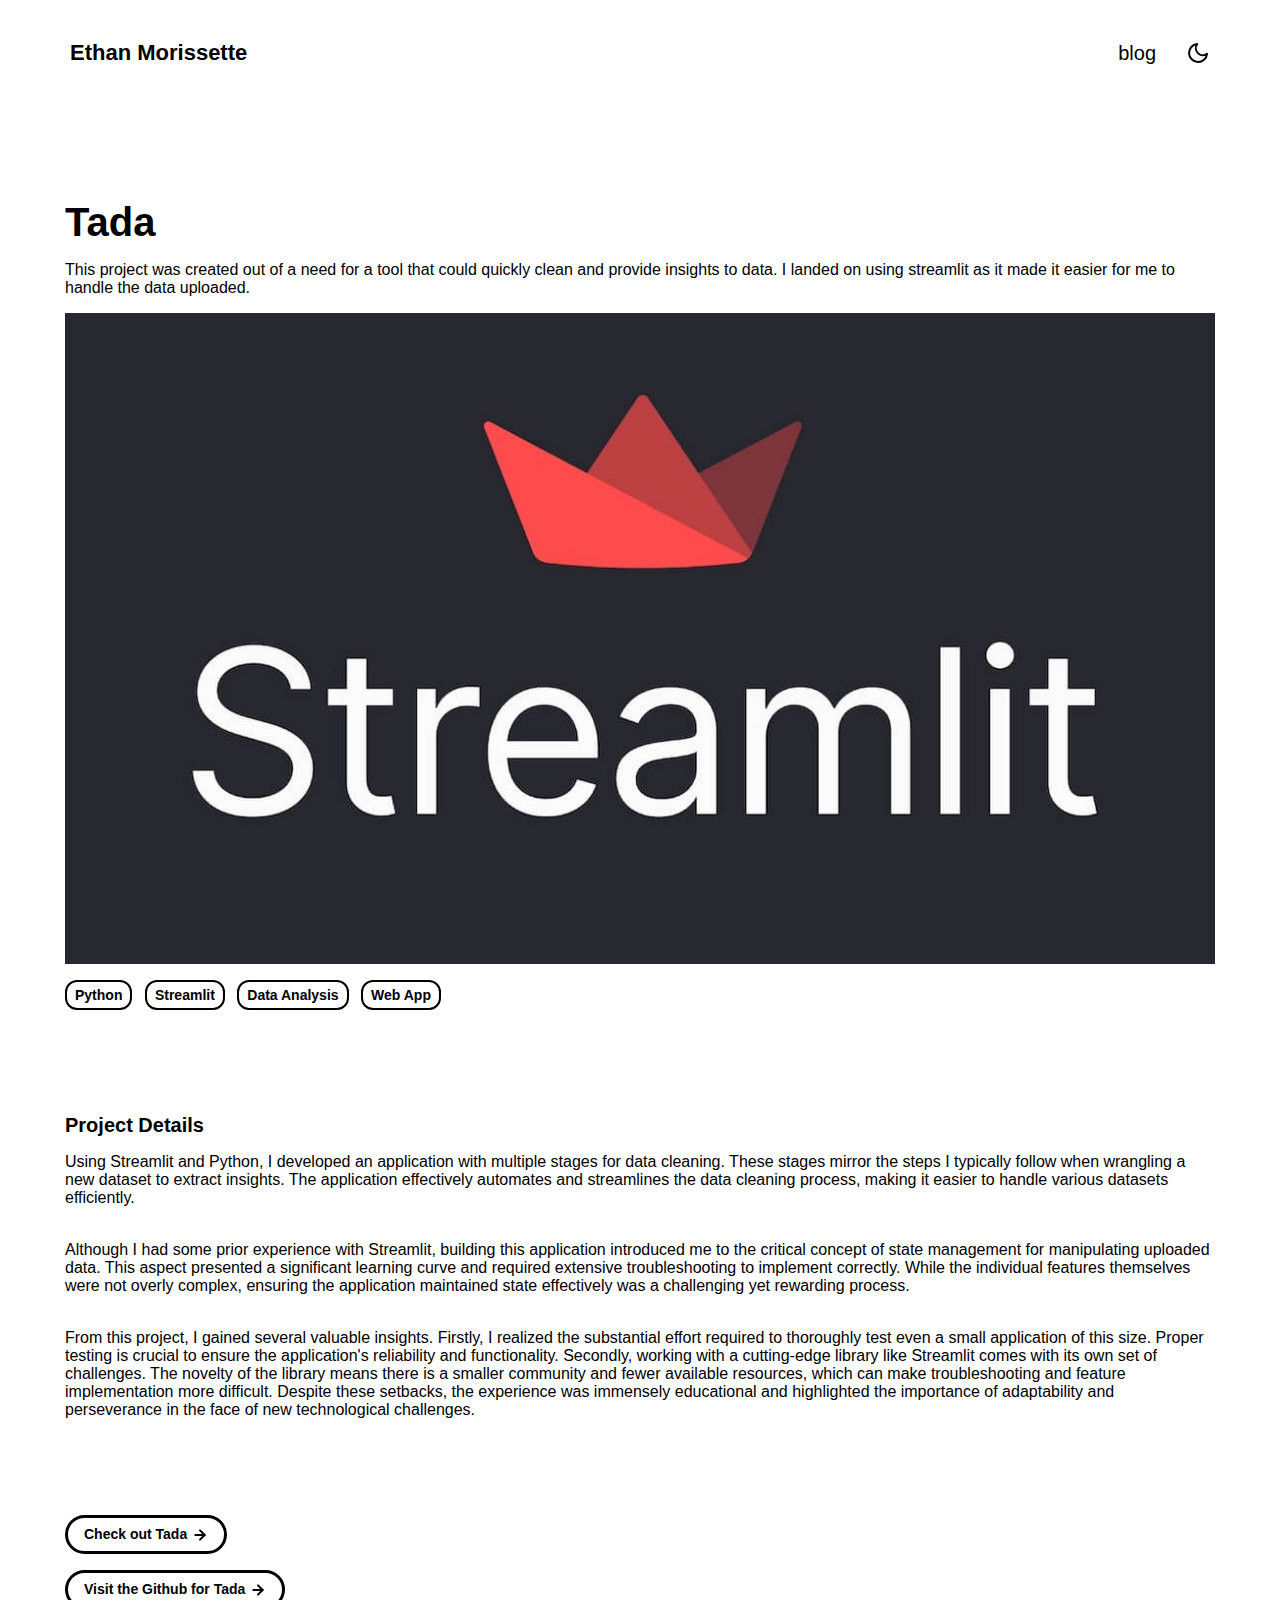
<file: project-pages/tada.html>
<!-- 
  IMPORTANT! 
  
  Keep this file unchanged to use as a template for all future project pages. 

  For every new project you add to your portfolio, make a copy of this file in the
  'project-pages' folder with a name related to the project.
-->

<!DOCTYPE html>
<html lang="en">

<head>
  <meta charset="utf-8">
  <link rel="icon" href="../assets/icons/coffee.svg" />
  <title>Tada</title>
  <meta name="description" content="A portfolio website">
  <meta name="viewport" content="width=device-width, initial-scale=1" />

  <link rel="stylesheet" href="../css/layout.css">
  <link rel="stylesheet" href="../css/dark-theme.css">
  <link rel="stylesheet" href="../css/typography.css">
  <link rel="stylesheet" href="../css/utilities.css">

  <script defer src="../js/common.js"></script>
  <script defer src="../js/animate.js"></script>
  <script defer src="../js/backToTop.js"></script>
</head>

<body>
  <!-- NAVBAR -->
  <div class="navbar">
    <a class="nav-title-link" href="../index.html">
      <span class="nav-title">Ethan Morissette</span>
    </a>
    <div class="nav-right">
      <a class="nav-title-link" href="../blog.html">
        <span class="nav-blog">blog</span>
      </a>
      <button id="theme-toggle">
        <img id="sun-icon" class="theme-icon" alt="Day Mode">
        <img id="moon-icon" class="theme-icon" alt="Night Mode" style="display: none;">
      </button>
    </div>
  </div>

  <!-- MAIN PAGE CONTENT -->
  <div id="main-content">

    <!-- PROJECT HEADER -->
    <div id="project-header">
      <div class="main-title">Tada</div>
      <div class="body-text">This project was created out of a need for a tool that could quickly clean and provide
        insights to data. I landed on using streamlit as it made it easier for me to handle the data uploaded.</div>
      <image class="project-header-image" src="../assets/images/streamlit_logo_dark_crop.jpg">
      <div class="tags">
        <a href="#" class="tag"><span class="button-text">Python</span></a>
        <a href="#" class="tag"><span class="button-text">Streamlit</span></a>
        <a href="#" class="tag"><span class="button-text">Data Analysis</span></a>
        <a href="#" class="tag"><span class="button-text">Web App</span></a>
      </div>
    </div>

    <!-- PROJECT DETAILS -->
    <div id="project-details">
      <div class="subheader-text">Project Details</div>
      <div class="project-details-content">
        <div class="body-text">Using Streamlit and Python, I developed an application with multiple stages for data cleaning. These stages mirror the steps I typically follow when wrangling a new dataset to extract insights. The application effectively automates and streamlines the data cleaning process, making it easier to handle various datasets efficiently.</div>
        <div class="body-text">Although I had some prior experience with Streamlit, building this application introduced me to the critical concept of state management for manipulating uploaded data. This aspect presented a significant learning curve and required extensive troubleshooting to implement correctly. While the individual features themselves were not overly complex, ensuring the application maintained state effectively was a challenging yet rewarding process.</div>
        <div class="body-text">From this project, I gained several valuable insights. Firstly, I realized the substantial effort required to thoroughly test even a small application of this size. Proper testing is crucial to ensure the application's reliability and functionality. Secondly, working with a cutting-edge library like Streamlit comes with its own set of challenges. The novelty of the library means there is a smaller community and fewer available resources, which can make troubleshooting and feature implementation more difficult. Despite these setbacks, the experience was immensely educational and highlighted the importance of adaptability and perseverance in the face of new technological challenges.</div>
      </div>
    </div>

    <!-- IMAGE GALLERY -->
    <div id="project-gallery">
      <a class="button" href="https://tada-app.streamlit.app/" target="_blank" rel="noopener noreferrer">
        <span class="button-text">Check out Tada</span>
        <image src="../assets/icons/arrow-right.svg" class="right-arrow-icon" />
      </a>
      <a class="button" href="https://github.com/EthanM97/tada-streamlit" target="_blank" rel="noopener noreferrer">
        <span class="button-text">Visit the Github for Tada</span>
        <image src="../assets/icons/arrow-right.svg" class="right-arrow-icon" />
      </a>
    </div>
  </div>

  <button id="back-to-top"><img src="../assets/icons/arrow-up.svg" class="arrow-up" /></button>

  <!-- FOOTER -->
  <div id="footer">
    <a class="icon-link" target="_blank" href="https://www.linkedin.com/in/ethan-morissette-a478a1192">
      <img src="../assets/icons/linkedin.svg" class="footer-icon" data-icon="linkedin" />
    </a>

    <a class="icon-link" target="_blank" href="https://github.com/EthanM97">
      <img src="../assets/icons/github.svg" class="footer-icon" data-icon="github" />
    </a>

    <a class="icon-link" href="mailto:ethan.morissette@gmail.com">
      <img src="../assets/icons/mail.svg" class="footer-icon" data-icon="mail" />
    </a>
  </div>
</body>
</html>
</file>
<file: css/layout.css>
* {
  box-sizing: border-box;
}

html {
  text-size-adjust: none;
  -webkit-text-size-adjust: none;
  -moz-text-size-adjust: none;
  -ms-text-size-adjust: none;
}

body {
  margin: 0;
  -webkit-font-smoothing: antialiased;
  -moz-osx-font-smoothing: grayscale;
}

/* Main Page Layout */
#main-content {
  margin: 200px auto;
  padding: 0 25px;
  max-width: 1200px;
  display: flex;
  flex-direction: column;
  gap: 96px;
}

/* Back to top */
#back-to-top {
  display: none;
  /* Hidden by default */
  position: fixed;
  /* Fixed position */
  bottom: 20px;
  /* Place it at the bottom */
  right: 15px;
  /* Place it 20px from the right */
  z-index: 99;
  /* Make sure it does not overlap */
  border: none;
  /* Remove borders */
  outline: none;
  /* Remove outline */
  background-color: #7F7EFF;
  /* Set a background color */
  cursor: pointer;
  /* Add a mouse pointer on hover */
  padding: 15px;
  /* Some padding */
  border-radius: 10px;
  /* Rounded corners */
}


#back-to-top img {
  width: 24px;
  height: 24px;
}

#back-to-top:hover {
  background-color: #7e7effe3;
  /* Add a slight background on hover */
}

/* Blog Container */
.blog-container {
  display: flex;
  flex-direction: column;
  gap: 40px;
  margin: 50px 0;
}

/* Blog Card */
.blog-card {
  display: flex;
  flex-direction: column;
  background-color: #ebebeb;
  border: 4px solid #ebebeb;
  border-radius: 10px;
  overflow: hidden;
  box-shadow: 0 4px 8px rgba(0, 0, 0, 0.1);
}

.blog-heading {
  font-size: 36px;
  font-weight: 700;
  margin-bottom: 20px;
  /* Reduce margin for heading */
}

.blog-card-image {
  width: 100%;
  height: auto;
  border-radius: 8px;
}

.blog-card-content {
  padding: 20px;
}

.blog-card-title {
  font-size: 24px;
  font-weight: bold;
  margin-bottom: 10px;
}

.blog-card-datetime {
  font-size: 14px;
  color: #777;
  margin-bottom: 15px;
}

.blog-card-description {
  font-size: 16px;
  color: black;
}

/* Portfolio Header */

#portfolio-header {
  display: flex;
  gap: 20px;
  align-items: center;
}

#portfolio-header-image-container {
  display: flex;
  flex-direction: column;
  gap: 10px;
  flex-basis: 50%;
}

.portfolio-header-image {
  width: 100%;
  height: auto;
}

#portfolio-header-text-container {
  display: flex;
  flex-direction: column;
  gap: 34px;
  flex-basis: 50%;
}

/* About Section */

#about-section {
  display: flex;
  flex-direction: column;
  gap: 16px;
}

.about-section-content {
  display: flex;
  flex-direction: column;
  gap: 34px;
}

/* Project Section */

#my-work-section {
  display: flex;
  flex-direction: column;
  gap: 16px;
}

.projects-container {
  display: flex;
  gap: 34px 16px;
  flex-wrap: wrap;
}

/* Project Cards */
.project-card {
  max-width: calc((100% - 32px) / 3);
  display: flex;
  flex-direction: column;
  gap: 34px;
}

.project-card-text-container {
  flex-direction: column;
  display: flex;
  gap: 16px;
}

.project-image {
  width: 100%;
  height: 200px;
  object-fit: cover;
  object-position: center;
}

/* New Tag Styling */
.tag {
  padding: 4px 8px;
  border: 2px solid black;
  border-radius: 12px;
  color: black;
  text-decoration: none;
  display: inline-block;
  margin-right: 8px;
  margin-bottom: 8px;
}

.tag-blog {
  padding: 2px 4px;
  border: 2px solid black;
  border-radius: 10px;
  color: black;
  text-decoration: none;
  display: inline-block;
  margin-right: 2px;
  margin-bottom: 2px;
}

div.card.mb-4 {
  border-radius: 8px;
  border: 2px solid #ebebeb;
  box-shadow: 0 4px 8px rgba(0, 0, 0, 0.1);
}

div#my-about.container {
  padding: 0;
  margin: 0;
  border-radius: 8px;
}

#my-about .card-header {
  background-color: #ebebeb;
  border-bottom: 1px solid #ebebeb;
  display: flex;
  justify-content: space-between;
  align-items: center;
}

#my-about .card-body {
  padding: 2rem;
}

.preview {
  display: block;
}

.full-content {
  display: none;
}

.full-content.show {
  display: block;
}

.toggle-button {
  display: block;
  cursor: pointer;
}

.hide {
  display: none;
}


/* Project Pages */
#project-header {
  display: flex;
  flex-direction: column;
  gap: 16px;
}

.project-header-image {
  width: 100%;
  height: auto;
}

#project-details {
  display: flex;
  flex-direction: column;
  gap: 16px;
}

.project-details-content {
  display: flex;
  flex-direction: column;
  gap: 34px;
}

/* Project Gallery */
#project-gallery {
  display: flex;
  flex-direction: column;
  gap: 16px;
}

.project-gallery-content {
  display: flex;
  flex-wrap: wrap;
  gap: 34px 16px;
}

.gallery-image-container {
  width: 100%;
  display: flex;
  flex-direction: column;
  gap: 10px;
}

.gallery-image-container.half-width {
  width: calc((100% - 24px) / 2);
}

.gallery-image {
  width: 100%;
  height: auto;
}

/* Extra large screens */
@media only screen and (min-width: 1600px) {
  #main-content {
    margin: 200px auto;
  }
}

/* Large devices (laptops/desktops, 1200px and below) */
@media only screen and (max-width: 1200px) {
  #main-content {
    margin: 200px 145px;
  }
}

/* Medium devices (laptops/desktops, 1000px and below) */
@media only screen and (max-width: 1000px) {
  #main-content {
    margin: 175px 120px;
  }
}

/* Small devices (portrait tablets and large phones, 800px and below) */
@media only screen and (max-width: 800px) {
  #main-content {
    margin: 165px 50px;
  }

  #portfolio-header {
    flex-direction: column;
  }

  .project-card {
    max-width: calc((100% - 25px) / 2);
  }
}

/* Extra small devices (portrait tablets and large phones, 600px and below) */
@media only screen and (max-width: 600px) {
  #main-content {
    margin: 120px 35px;
  }

  .project-card {
    max-width: 100%;
  }
}

/* Tiny devices (portrait tablets and large phones, 350px and below) */
@media only screen and (max-width: 350px) {
  #main-content {
    margin: 120px 20px;
  }

  .project-card {
    max-width: 100%;
  }

}

@media only screen and (max-width: 450px) {

  #my-about .card-header {
    justify-content: space-between;
    align-items: center;
  }

  #my-about .card-header h2.mb-0   {
    font-size: 19px;
    font-weight: 600;
  }

}

/* Responsive styles for about me */
@media only screen and (max-width: 370px) {
  #my-about .card-header {
    justify-content: space-between;
    align-items: center;
  }

  #my-about .card-header h2.mb-0   {
    font-size: 15px;
    font-weight: 600;
  }

  #my-about button.toggle-button.btn {
    padding: 0;
  }

}
</file>
<file: css/dark-theme.css>
body.dark-mode {
    background-color: black;
    color: white;
}

.navbar.dark-mode,
.button.dark-mode,
.project-card.dark-mode,
.footer-icon.dark-mode {
    background-color: black;
    color: white;
}

.dark-mode .nav-title,
.dark-mode .nav-blog,
.dark-mode .header-text,
.dark-mode .body-text,
.dark-mode .subheader-text .dark-mode .body-text a.underline {
    color: white;
}

.dark-mode .button {
    background-color: white;
}

.dark-mode .button:hover {
    background-color: #8132ee;
    text-decoration-thickness: 1.5px;
}

.dark-mode span.nav-title:hover {
    color: #8132ee;
    text-decoration: underline;
    text-decoration-thickness: 2px;
}

.dark-mode .navbar.shrink {
    background-color: black;
}

.dark-mode span.nav-blog:hover {
    color: #8132ee;
    text-decoration: underline;
    text-decoration-thickness: 2px;
}

.dark-mode .blog-card {
    background-color: #8132ee;
    border: 4px solid #8132ee;
    color: white;
}

.dark-mode a.tag-blog {
    border: 2px solid white;
}

.dark-mode .blog-card-content,
.dark-mode .blog-card-content .blog-card-title,
.dark-mode .blog-card-content .blog-card-datetime,
.dark-mode .blog-card-content .blog-card-description,
.dark-mode .blog-card-content .tag-blog,
.dark-mode .blog-card-content .tag-blog .button-text {
    color: #F8F7F9;
}

.dark-mode .button:hover .button-text {
    color: white;
}

.dark-mode .button .button-text {
    color: black;
}

.dark-mode .blog-card-title {
    color: black;
}

.dark-mode .blog-card-description {
    color: black;
}

/* Change the right-arrow icon color to white on button hover in dark mode */
.dark-mode .button:hover .right-arrow-icon {
    filter: invert(1);
}

.dark-mode #back-to-top {
    background-color: #8132ee;
    color: white;
}

/* Theme toggle icon styling */
button#theme-toggle {
    border: none;
    background: none;
    padding: 0;
    margin: 0;
    cursor: pointer;
}

.theme-icon {
    width: 24px;
    height: 24px;
    display: inline-block;
}

.dark-mode .tag {
    background-color: white;
}

.dark-mode .tag .button-text {
    color: black;
}

/* Dark mode for About Me card */
.dark-mode #my-about .card {
    background-color: black;
    color: white;
}

.dark-mode #my-about .card-header {
    background-color: #8132ee;
    border-bottom: 1px solid #8132ee;
    border-radius: 8px 8px 0 0;
    display: flex;
    justify-content: space-between;
    align-items: center;
}

.dark-mode div.card.mb-4 {
    border: none;
}

.dark-mode div.card-body {
    border: 2px solid #8132ee;
}

.dark-mode #my-about .card-body {
    background-color: black;
    border-radius: 0 0 8px 8px;
}

.dark-mode #my-about .card-text .preview,
.dark-mode #my-about .card-text .full-content {
    color: white;
}

.dark-mode #my-about .button {
    color: black;
}

.dark-mode #my-about .button:hover {
    background-color: #8132ee;
    color: white;
}

.dark-mode button.toggle-button.btn {
    color: white;
}
</file>
<file: css/typography.css>
body {
  font-family: "Helvetica Neue", Helvetica, Arial, sans-serif;
}

.nav-title {
  font-weight: 700;
  font-size: 22px;
}

.nav-blog {
  font-weight: 500;
  font-size: 20px;
}

.button-text {
  font-size: 14px;
  font-weight: 700;
}

.image-caption {
  font-size: 14px;
  font-weight: 500;
}

.main-title {
  font-size: 40px;
  font-weight: 600;
  white-space: nowrap;
  overflow: hidden;
  text-overflow: ellipsis;
}

/* Adjust styles for mobile screens */
@media (max-width: 550px) {
  span.main-title {
      font-size: 32px;
  }

  div#typewriter {
      font-size: 1em;
      margin-top: 0;
  }

}

.subheader-text {
  font-size: 20px;
  font-weight: 700;
}

.nav-blog {
  font-weight: 500;
  font-size: 20px;
}

/* Blog Specific Typography */
.blog-title {
  font-size: 32px;
  font-weight: 700;
}

.blog-subtitle {
  font-size: 24px;
  font-weight: 500;
}

#my-about h2.mb-0   {
  font-size: 24px;
  font-weight: 600;
}

.blog-paragraph {
  font-size: 16px;
  line-height: 1.6;
  margin-bottom: 24px;
}

.blog-image {
  margin: 20px 0;
}

.body-text {
  font-size: 16px;
  font-weight: 500;
}

#typewriter {
  display: inline-block;
  font-family: monospace;
}

.project-card-text {
  overflow: hidden;
  text-overflow: ellipsis;
  display: -webkit-box;
  -webkit-line-clamp: 4;
  -webkit-box-orient: vertical;
}

.project-title {
  overflow: hidden;
  text-overflow: ellipsis;
  display: -webkit-box;
  -webkit-line-clamp: 1;
  -webkit-box-orient: vertical;
}
</file>
<file: css/utilities.css>
/* Icons */
.right-arrow-icon {
  width: 16px;
  height: 16px;
  margin-top: 1px;
}

.footer-icon {
  width: 20px;
  height: 20px;
}

.footer-icon {
  opacity: 0;
  transform: translateY(30px);
  transition: opacity 0.30s ease, transform 0.45s ease;
}

.footer-icon.show {
  opacity: 1;
  transform: translateY(0);
}


a.icon-link {
  transition: transform 200ms ease-in-out;
}

a.icon-link:hover {
  cursor: pointer;
  stroke-width: 5;
  margin: 0;
  transform: rotate(15deg);
}


/* Navbar Styling */

.navbar {
  width: 100%;
  padding: 40px 70px;
  display: flex;
  justify-content: space-between;
  align-items: center;
  position: sticky;
  top: 0;
  left: 0;
}

.navbar {
  position: fixed;
  width: 100%;
  transition: all 0.25s ease;
  background-color: #fff;
  z-index: 1000;
}

.navbar.shrink {
  padding: 12px 20px;
  background-color: #FFFF;
}

.nav-right {
  display: flex;
  gap: 30px;
  align-items: center;
}

.nav-title-link {
  color: black;
  text-decoration: none;
}

.nav-title-link:hover {
  text-decoration: underline;
  text-decoration-thickness: 2px;
}

/* Small devices (portrait tablets and large phones, 800px and below) */
@media only screen and (max-width: 800px) {
  .navbar {
    padding: 35px 25px;
    background-color: #FFFF;
  }

  .navbar.shrink {
    padding: 10px 14px;
    background-color: #FFFF;
  }

}

/* Small devices (portrait tablets and large phones, 800px and below) */
@media only screen and (max-width: 390px) {
  .navbar {
    padding: 24px 20px;
    background-color: #FFFF;
  }

  span.nav-title {
    font-weight: 700;
    font-size: 18px;
  }

  span.nav-blog {
    font-weight: 700;
    font-size: 18px;
  }

  div.nav-right {
    gap: 16px;
  }

  .navbar.shrink {
    padding: 8px 12px;
    background-color: #FFFF;
  }

  span.main-title {
    font-size: 26px;
  }

}

/* Button Styling */
a.button {
  padding: 8px 16px;
  border: 3px solid black;
  border-radius: 50px;
  color: black;
  text-decoration: none;
  width: fit-content;
  display: flex;
  gap: 5px;
  align-items: center;
}

a.button:hover {
  text-decoration: underline;
  text-decoration-thickness: 2px;
  cursor: pointer;
}

a#contact-btn.button.mt-3 {
  margin-top: 24px !important;
}


/* Footer Styling */

#footer {
  width: 100%;
  display: flex;
  padding: 30px 50px;
  justify-content: center;
  align-items: center;
  gap: 16px;
}

/* Link Styling */
a.underline {
  text-decoration: underline;
  text-decoration-thickness: 2px;
  color: black;
}

a.underline:hover {
  cursor: pointer;
}

a.no-underline {
  text-decoration: none;
  color: black
}

a.no-underline:hover {
  text-decoration: underline;
  cursor: pointer;
}

/* Small devices (portrait tablets and large phones, 800px and below) */
@media only screen and (max-width: 800px) {
  #footer {
    padding: 20px 20px;
  }
}
</file>
